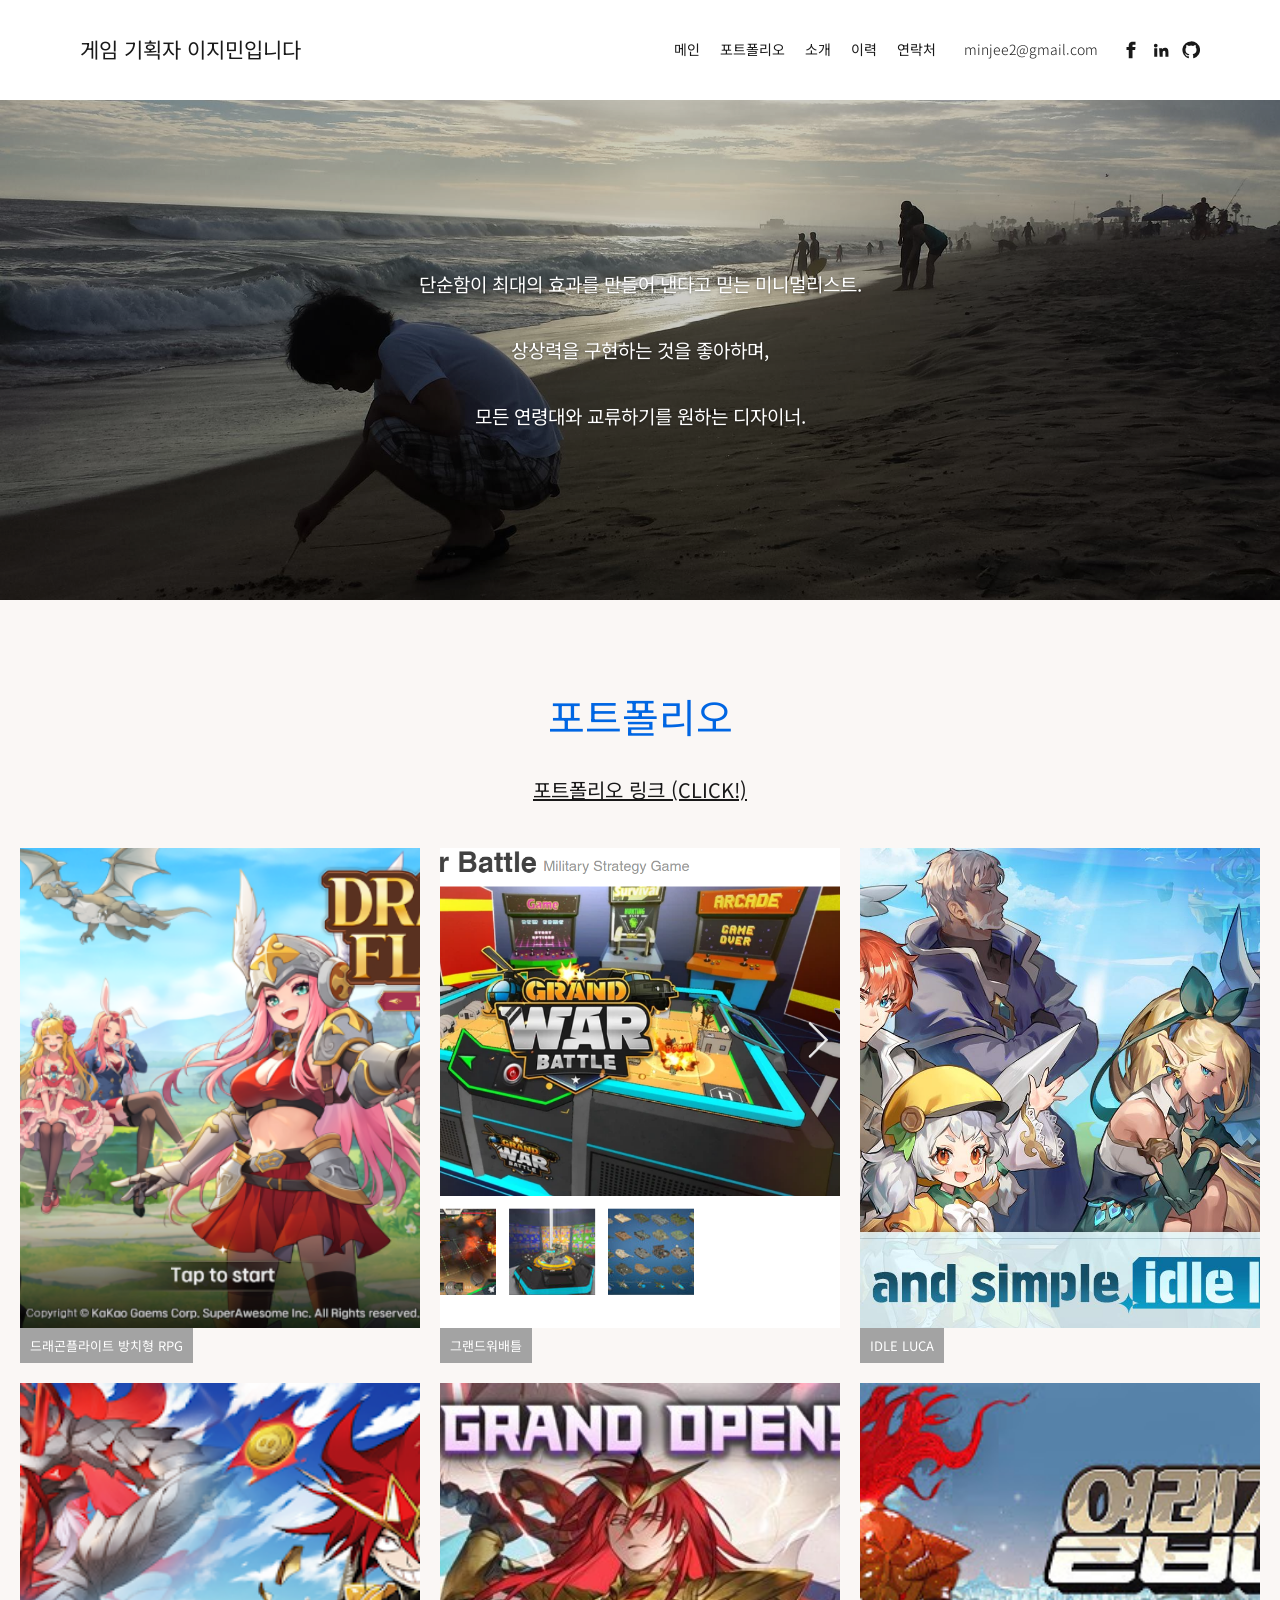
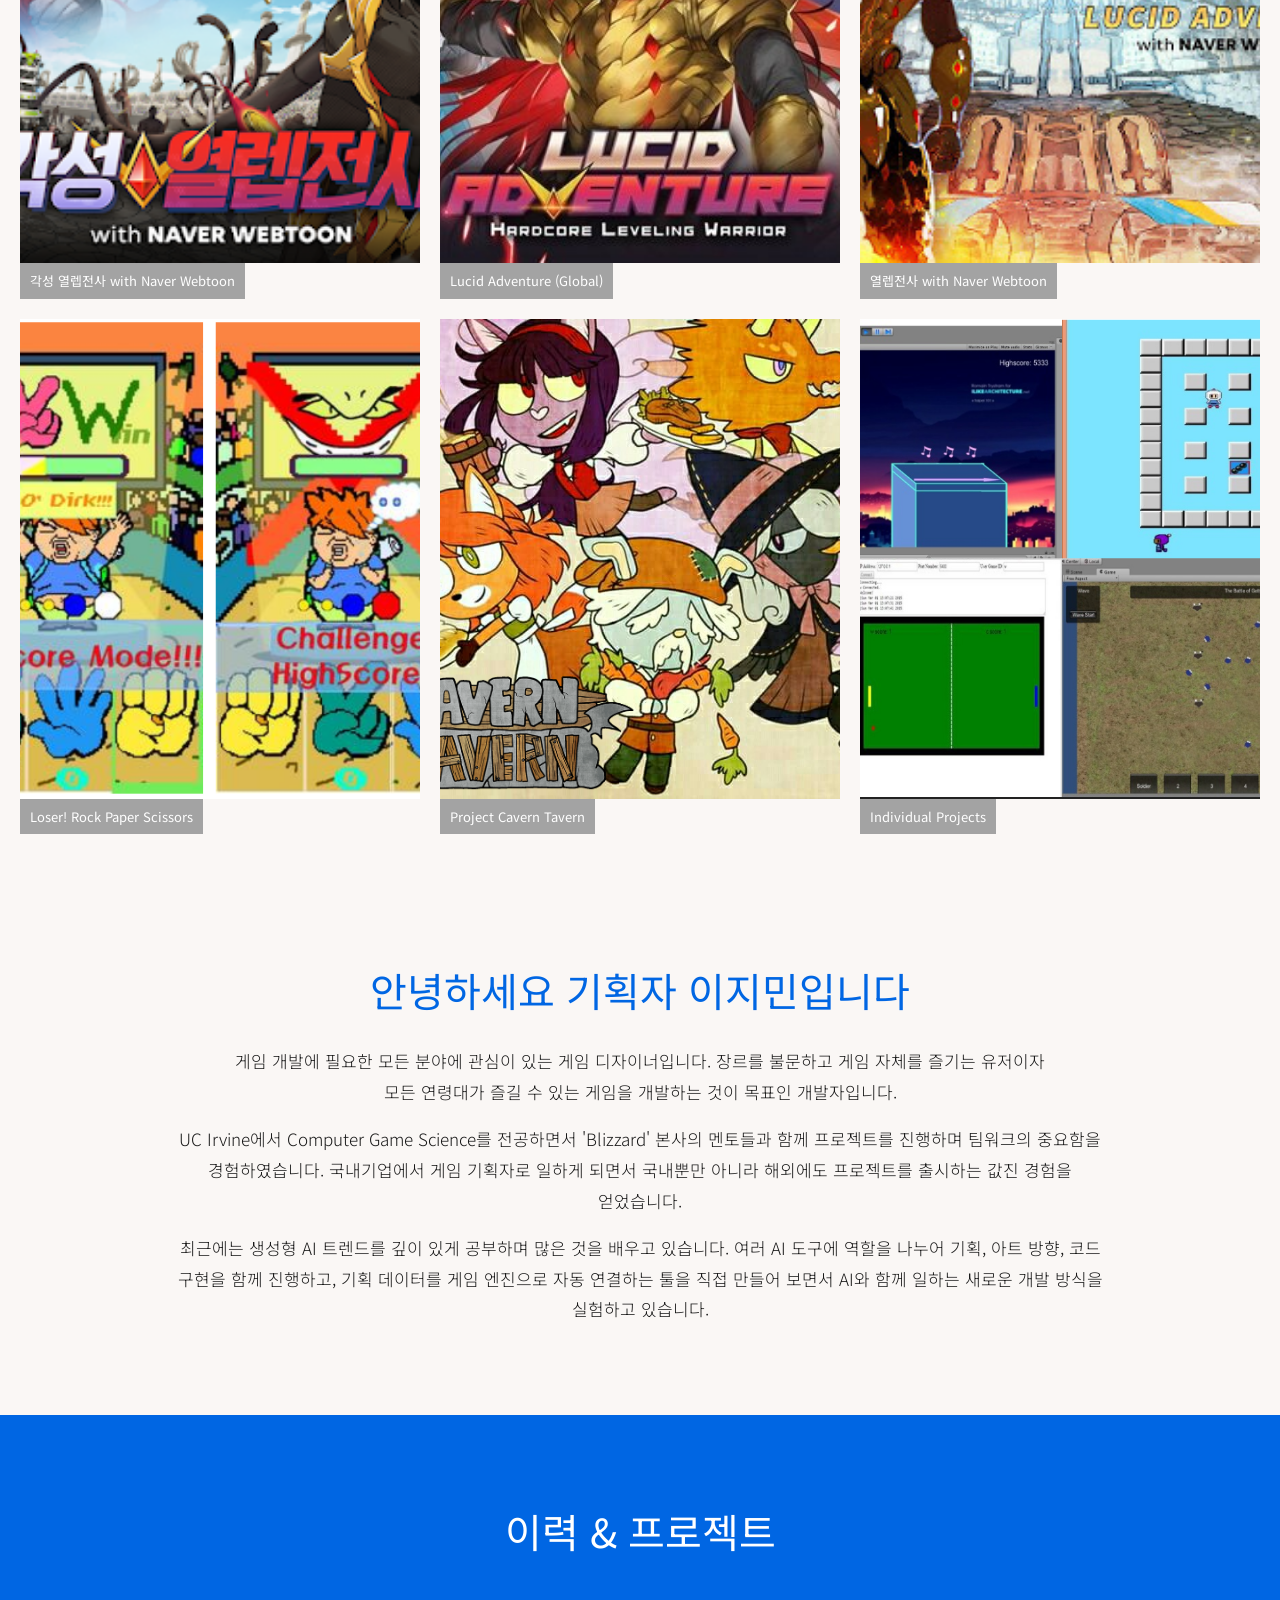
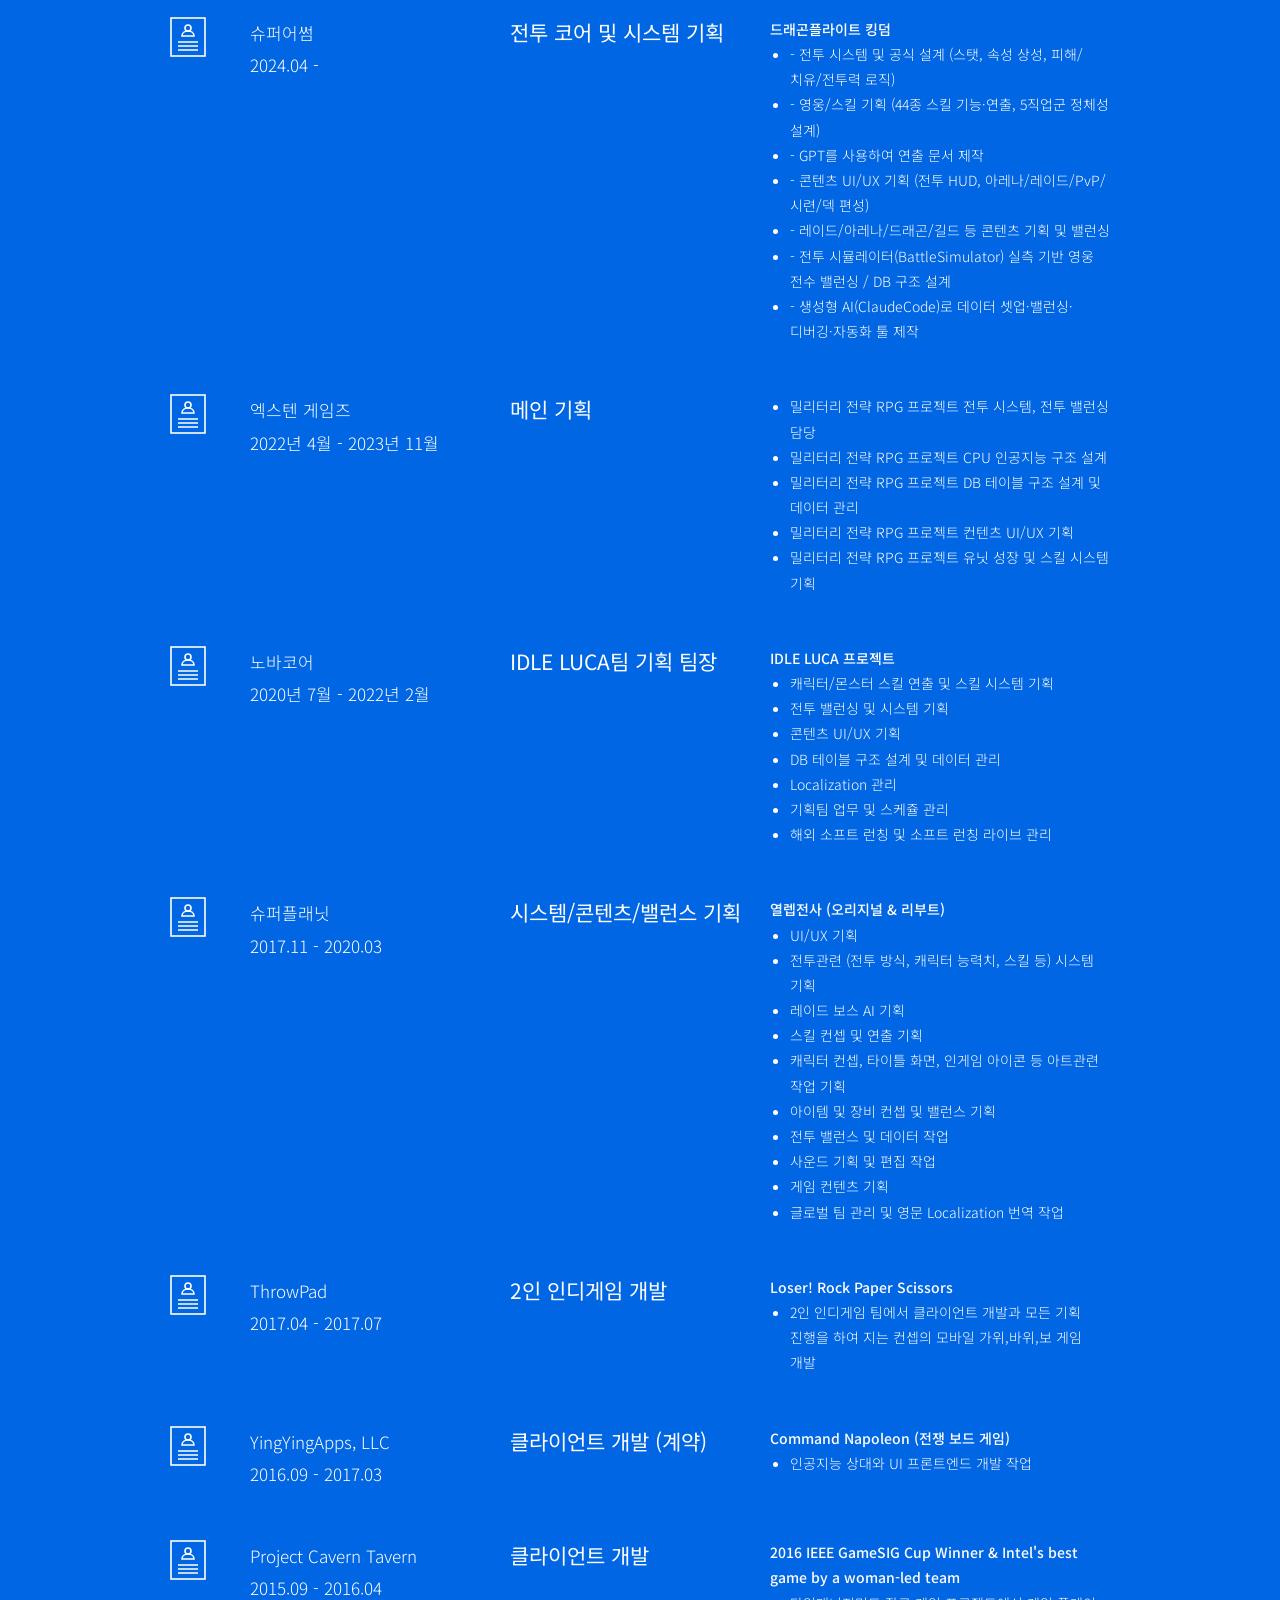
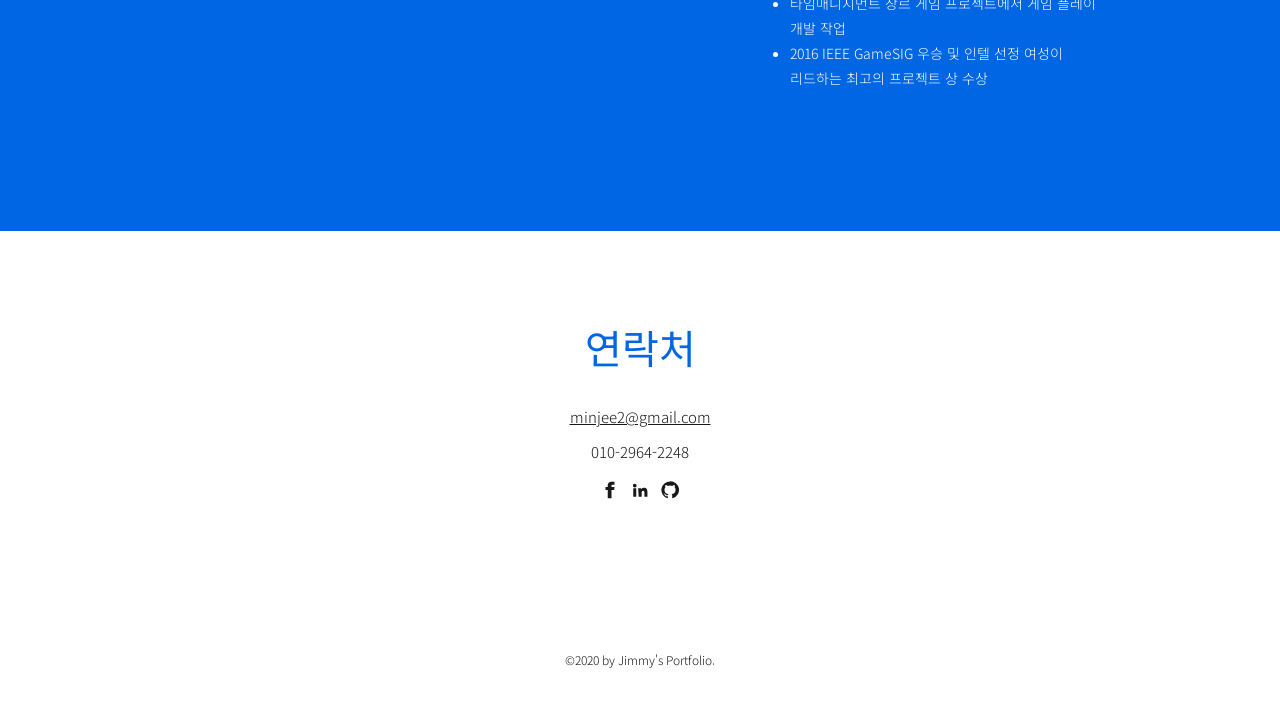
<file: site/index.html>
<!doctype html>
<html lang="ko">
<head>
  <meta charset="utf-8">
  <meta name="viewport" content="width=device-width, initial-scale=1">
  <title>게임 기획자 이지민입니다</title>
  <meta name="description" content="게임 기획자 이지민(Jimmy Lee)의 포트폴리오">
  <link rel="preconnect" href="https://fonts.googleapis.com">
  <link rel="preconnect" href="https://fonts.gstatic.com" crossorigin>
  <link href="https://fonts.googleapis.com/css2?family=Oswald:wght@400;500&family=Noto+Sans+KR:wght@300;400;500&display=swap" rel="stylesheet">
  <link rel="stylesheet" href="assets/style.css">
</head>
<body>
  <header class="topbar">
    <div class="topbar-inner">
      <a class="brand" href="#main" data-bind="site.title"></a>
      <button class="menu-toggle" aria-label="메뉴" aria-expanded="false">☰</button>
      <nav class="nav">
        <a href="#main">메인</a>
        <a href="#portfolio">포트폴리오</a>
        <a href="#about">소개</a>
        <a href="#history">이력</a>
        <a href="#contact">연락처</a>
      </nav>
      <a class="top-email" data-bind-email></a>
      <div class="socials" data-socials></div>
    </div>
  </header>

  <main>
    <section id="main" class="hero">
      <div class="hero-text" data-hero-lines></div>
    </section>

    <section id="portfolio" class="section section-warm">
      <h2 class="section-title" data-bind="portfolio.heading"></h2>
      <p class="portfolio-link"><a target="_blank" rel="noopener" data-portfolio-link></a></p>
      <div class="grid" data-projects></div>
    </section>

    <section id="about" class="section section-warm">
      <h2 class="section-title" data-bind="about.heading"></h2>
      <div class="about-body" data-about></div>
    </section>

    <section id="history" class="section section-blue">
      <h2 class="section-title" data-bind="history.heading"></h2>
      <div class="history" data-history></div>
    </section>

    <section id="contact" class="section">
      <h2 class="section-title" data-bind="contact.heading"></h2>
      <div class="contact" data-contact></div>
    </section>
  </main>

  <footer class="footer" data-bind="site.footer"></footer>

  <div class="lightbox" hidden>
    <button class="lightbox-close" aria-label="닫기">×</button>
    <div class="lightbox-body">
      <img alt="">
      <div class="lightbox-text">
        <h3></h3>
        <ul></ul>
      </div>
    </div>
  </div>

  <script src="assets/app.js"></script>
</body>
</html>
</file>
<file: site/assets/style.css>
:root {
  --blue: #0066e3;
  --text: #191919;
  --muted: #5f6360;
  --bg: #ffffff;
  --warm: #faf7f5;
  --caption: #a3a3a3;
  --font-body: "Avenir Next", Avenir, "Noto Sans KR", "Apple SD Gothic Neo", sans-serif;
  --font-head: Oswald, "Noto Sans KR", sans-serif;
}

* { box-sizing: border-box; }
html { scroll-behavior: smooth; scroll-padding-top: 100px; }
body {
  margin: 0;
  font-family: var(--font-body);
  font-weight: 300;
  color: var(--text);
  background: var(--bg);
  line-height: 1.8;
  word-break: keep-all;
}
a { color: inherit; }
img { max-width: 100%; display: block; }

/* ---------- 상단 바 ---------- */
.topbar {
  position: sticky; top: 0; z-index: 10;
  background: #fff;
}
.topbar-inner {
  max-width: 1440px; margin: 0 auto;
  height: 100px; padding: 0 80px;
  display: flex; align-items: center; gap: 24px;
}
.brand {
  font-size: 21px; font-weight: 400; text-decoration: none;
  margin-right: auto;
}
.nav { display: flex; gap: 20px; font-size: 14px; }
.nav a { text-decoration: none; font-weight: 400; }
.nav a:hover { color: var(--blue); }
.top-email { font-size: 14px; text-decoration: none; margin-left: 4px; }
.socials { display: flex; gap: 12px; align-items: center; }
.socials a { display: flex; width: 18px; height: 18px; }
.socials svg { width: 100%; height: 100%; fill: currentColor; }
.menu-toggle { display: none; }

/* ---------- 메인 사진 ---------- */
.hero {
  height: 500px;
  background: #333 center / cover no-repeat;
  display: flex; align-items: center; justify-content: center;
  text-align: center; color: #fff;
  position: relative;
}
.hero::before { content: ""; position: absolute; inset: 0; background: rgba(0,0,0,.2); }
.hero-text { position: relative; padding: 0 16px; }
.hero-text p { margin: 0 0 32px; font-size: 19px; font-weight: 400; text-shadow: 0 1px 3px rgba(0,0,0,.4); }
.hero-text p:last-child { margin-bottom: 0; }

/* ---------- 공통 섹션 ---------- */
.section { padding: 90px 20px; }
.section-warm { background: var(--warm); }
.section-blue { background: var(--blue); color: #fff; }
.section-title {
  margin: 0 0 30px; text-align: center;
  font-size: 40px; font-weight: 400; color: var(--blue); line-height: 1.3;
}
.section-blue .section-title { color: #fff; }

/* ---------- 포트폴리오 ---------- */
.portfolio-link { text-align: center; font-size: 20px; margin: 0 0 40px; }
.portfolio-link a { font-weight: 400; }
.grid {
  display: grid; grid-template-columns: repeat(3, 1fr); gap: 20px;
  max-width: 1400px; margin: 0 auto;
}
.card {
  background: none; border: 0; padding: 0; cursor: zoom-in;
  display: flex; flex-direction: column; text-align: center; font: inherit; color: inherit;
}
.card-img { aspect-ratio: 5 / 6; width: 100%; overflow: hidden; background: #ddd; }
.card-img img { width: 100%; height: 100%; object-fit: cover; transition: transform .4s; }
.card:hover .card-img img { transform: scale(1.04); }
.card-title {
  background: var(--caption); color: #fff;
  font-size: 13px; padding: 6px 10px; font-weight: 400;
}
#about { padding-top: 40px; }

/* ---------- 소개 ---------- */
.about-body { max-width: 940px; margin: 0 auto; text-align: center; font-size: 17px; }
.about-body p { margin: 0; }
.about-body p.gap { height: 1em; }

/* ---------- 이력 ---------- */
.history { max-width: 940px; margin: 60px auto 0; }
.history-item {
  display: grid; grid-template-columns: 60px 240px 240px 1fr; gap: 20px;
  margin-bottom: 50px; font-size: 14px;
}
.history-icon { width: 36px; height: 40px; }
.history-icon svg { width: 100%; height: 100%; stroke: #fff; fill: none; stroke-width: 1.6; }
.history-meta { font-size: 17px; line-height: 1.9; }
.history-role { font-size: 21px; font-weight: 400; line-height: 1.5; }
.history-project { font-weight: 500; margin: 0; }
.history-details { margin: 0; padding-left: 20px; }

/* ---------- 연락처 ---------- */
.contact { text-align: center; font-size: 15px; }
.contact p { margin: 0 0 8px; }
.contact .socials { justify-content: center; margin-top: 16px; }

.footer { text-align: center; font-size: 12px; padding: 60px 20px 40px; }

/* ---------- 확대 보기 ---------- */
.lightbox {
  position: fixed; inset: 0; z-index: 100;
  background: rgba(255,255,255,.97);
  display: flex; align-items: center; justify-content: center; padding: 40px;
}
.lightbox[hidden] { display: none; }
.lightbox-body { display: flex; gap: 40px; max-width: 1200px; max-height: 100%; align-items: center; }
.lightbox-body img { max-width: 65%; max-height: 85vh; object-fit: contain; }
.lightbox-text h3 { margin: 0 0 12px; font-size: 22px; font-weight: 500; }
.lightbox-text ul { margin: 0; padding-left: 18px; font-size: 14px; }
.lightbox-close {
  position: absolute; top: 16px; right: 24px;
  background: none; border: 0; font-size: 40px; cursor: pointer; color: var(--text);
}

/* ---------- 반응형 ---------- */
@media (max-width: 1000px) {
  .topbar-inner { padding: 0 24px; height: 70px; }
  .menu-toggle { display: block; background: none; border: 0; font-size: 22px; cursor: pointer; }
  .nav, .topbar .top-email, .topbar .socials { display: none; }
  .topbar.open .nav {
    display: flex; flex-direction: column; gap: 0;
    position: absolute; top: 70px; left: 0; right: 0; background: #fff; padding: 8px 24px 16px;
    box-shadow: 0 6px 12px rgba(0,0,0,.08);
  }
  .topbar.open .nav a { padding: 10px 0; font-size: 16px; }
  .grid { grid-template-columns: repeat(2, 1fr); }
  .history-item { grid-template-columns: 50px 1fr; }
  .history-item > :nth-child(n+3) { grid-column: 2; }
  .lightbox-body { flex-direction: column; overflow-y: auto; }
  .lightbox-body img { max-width: 100%; max-height: 60vh; }
}
@media (max-width: 600px) {
  .brand { font-size: 17px; }
  .hero { height: 380px; }
  .hero-text p { font-size: 15px; margin-bottom: 20px; }
  .section { padding: 60px 16px; }
  .section-title { font-size: 30px; }
  .grid { grid-template-columns: 1fr; }
  .about-body { font-size: 15px; }
  .lightbox { padding: 50px 16px 16px; }
}
</file>
